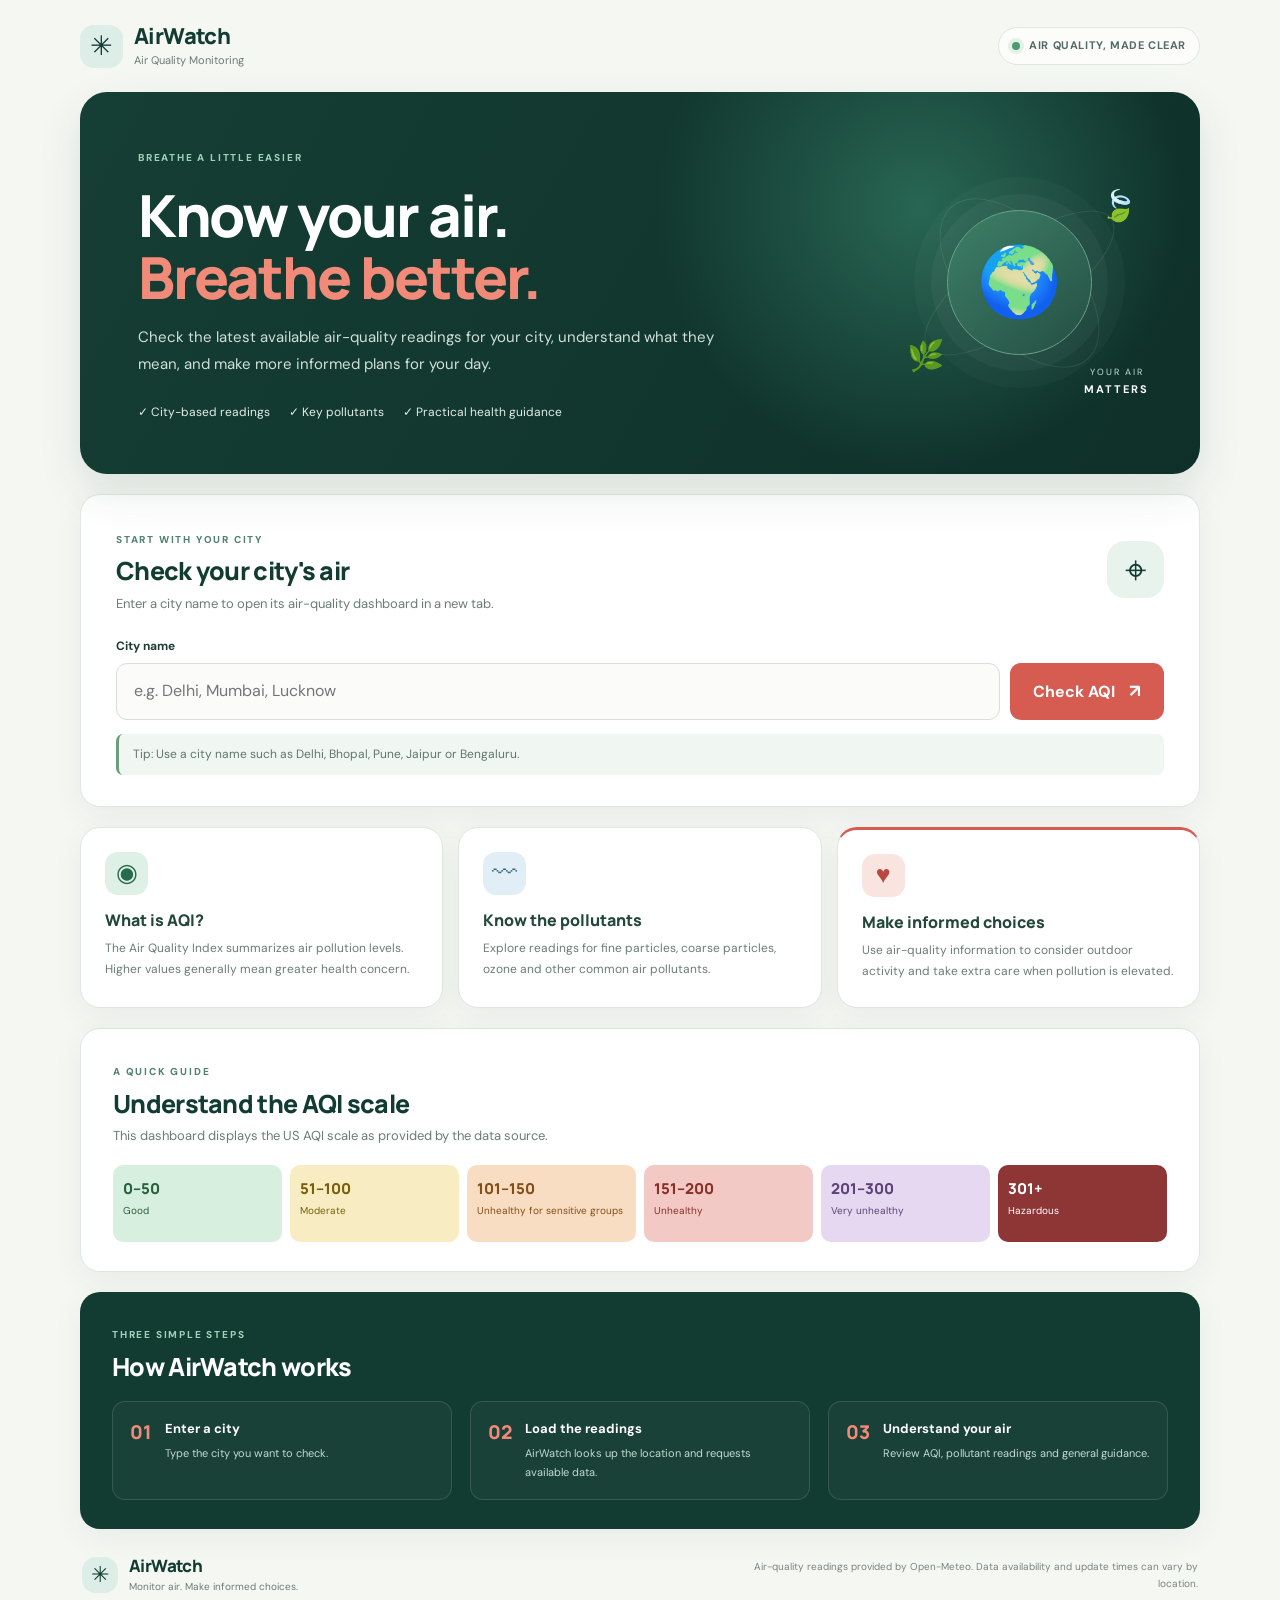
<file: index.html>
<!DOCTYPE html>
<html lang="en">
<head>
  <meta charset="UTF-8">
  <meta name="viewport" content="width=device-width, initial-scale=1.0">
  <meta name="theme-color" content="#123b32">
  <title>AirWatch | Check Your City's Air</title>
  <link rel="stylesheet" href="style.css">
</head>
<body class="home-page">
  <div class="site-shell">
    <header class="topbar">
      <a class="brand" href="index.html" aria-label="AirWatch home">
        <span class="brand-mark">✳</span>
        <span><strong>AirWatch</strong><small>Air Quality Monitoring</small></span>
      </a>
      <span class="live-pill"><span class="status-dot"></span> AIR QUALITY, MADE CLEAR</span>
    </header>

    <main>
      <section class="hero">
        <div class="hero-copy">
          <span class="eyebrow">BREATHE A LITTLE EASIER</span>
          <h1>Know your air.<br><span>Breathe better.</span></h1>
          <p>Check the latest available air-quality readings for your city, understand what they mean, and make more informed plans for your day.</p>
          <div class="hero-highlights">
            <span>✓ City-based readings</span>
            <span>✓ Key pollutants</span>
            <span>✓ Practical health guidance</span>
          </div>
        </div>
        <div class="hero-art" aria-hidden="true">
          <div class="orbit orbit-one"></div><div class="orbit orbit-two"></div>
          <div class="planet">🌍</div>
          <span class="float-leaf leaf-a">🍃</span><span class="float-leaf leaf-b">🌿</span>
          <span class="air-label">YOUR AIR<br><strong>MATTERS</strong></span>
        </div>
      </section>

      <section class="search-panel" aria-labelledby="search-title">
        <div class="search-intro">
          <div>
            <span class="eyebrow dark-eyebrow">START WITH YOUR CITY</span>
            <h2 id="search-title">Check your city's air</h2>
            <p>Enter a city name to open its air-quality dashboard in a new tab.</p>
          </div>
          <div class="pin-icon" aria-hidden="true">⌖</div>
        </div>
        <form id="cityForm" class="search-form">
          <label for="city">City name</label>
          <div class="search-controls">
            <input id="city" name="city" type="text" placeholder="e.g. Delhi, Mumbai, Lucknow" autocomplete="off" required maxlength="100">
            <button type="submit">Check AQI <span aria-hidden="true">↗</span></button>
          </div>
          <p id="error" class="form-error" role="alert"></p>
        </form>
        <div class="hint">Tip: Use a city name such as Delhi, Bhopal, Pune, Jaipur or Bengaluru.</div>
      </section>

      <section class="feature-grid" aria-label="AirWatch features">
        <article class="feature-card">
          <span class="feature-icon mint">◉</span>
          <h3>What is AQI?</h3>
          <p>The Air Quality Index summarizes air pollution levels. Higher values generally mean greater health concern.</p>
        </article>
        <article class="feature-card">
          <span class="feature-icon blue">〰</span>
          <h3>Know the pollutants</h3>
          <p>Explore readings for fine particles, coarse particles, ozone and other common air pollutants.</p>
        </article>
        <article class="feature-card feature-alert">
          <span class="feature-icon coral">♥</span>
          <h3>Make informed choices</h3>
          <p>Use air-quality information to consider outdoor activity and take extra care when pollution is elevated.</p>
        </article>
      </section>

      <section class="guide-panel">
        <div class="section-heading">
          <span class="eyebrow dark-eyebrow">A QUICK GUIDE</span>
          <h2>Understand the AQI scale</h2>
          <p>This dashboard displays the US AQI scale as provided by the data source.</p>
        </div>
        <div class="aqi-scale">
          <div class="scale-chip good"><strong>0–50</strong><span>Good</span></div>
          <div class="scale-chip moderate"><strong>51–100</strong><span>Moderate</span></div>
          <div class="scale-chip sensitive"><strong>101–150</strong><span>Unhealthy for sensitive groups</span></div>
          <div class="scale-chip unhealthy"><strong>151–200</strong><span>Unhealthy</span></div>
          <div class="scale-chip very"><strong>201–300</strong><span>Very unhealthy</span></div>
          <div class="scale-chip hazardous"><strong>301+</strong><span>Hazardous</span></div>
        </div>
      </section>

      <section class="steps-panel">
        <div class="section-heading">
          <span class="eyebrow">THREE SIMPLE STEPS</span>
          <h2>How AirWatch works</h2>
        </div>
        <div class="steps-grid">
          <article><span>01</span><div><h3>Enter a city</h3><p>Type the city you want to check.</p></div></article>
          <article><span>02</span><div><h3>Load the readings</h3><p>AirWatch looks up the location and requests available data.</p></div></article>
          <article><span>03</span><div><h3>Understand your air</h3><p>Review AQI, pollutant readings and general guidance.</p></div></article>
        </div>
      </section>
    </main>

    <footer class="footer">
      <a class="brand footer-brand" href="index.html"><span class="brand-mark">✳</span><span><strong>AirWatch</strong><small>Monitor air. Make informed choices.</small></span></a>
      <p>Air-quality readings provided by Open-Meteo. Data availability and update times can vary by location.</p>
    </footer>
  </div>
  <script>
    document.getElementById("cityForm").addEventListener("submit", function (event) {
      event.preventDefault();
      const city = document.getElementById("city").value.trim();
      const error = document.getElementById("error");
      error.textContent = "";
      if (!city) {
        error.textContent = "Please enter a city name.";
        return;
      }
      const resultUrl = "result.html?city=" + encodeURIComponent(city);
      const resultTab = window.open(resultUrl, "_blank");
      if (!resultTab) {
        error.textContent = "Your browser blocked the new tab. Please allow pop-ups for this page and try again.";
      }
    });
  </script>
</body>
</html>
</file>
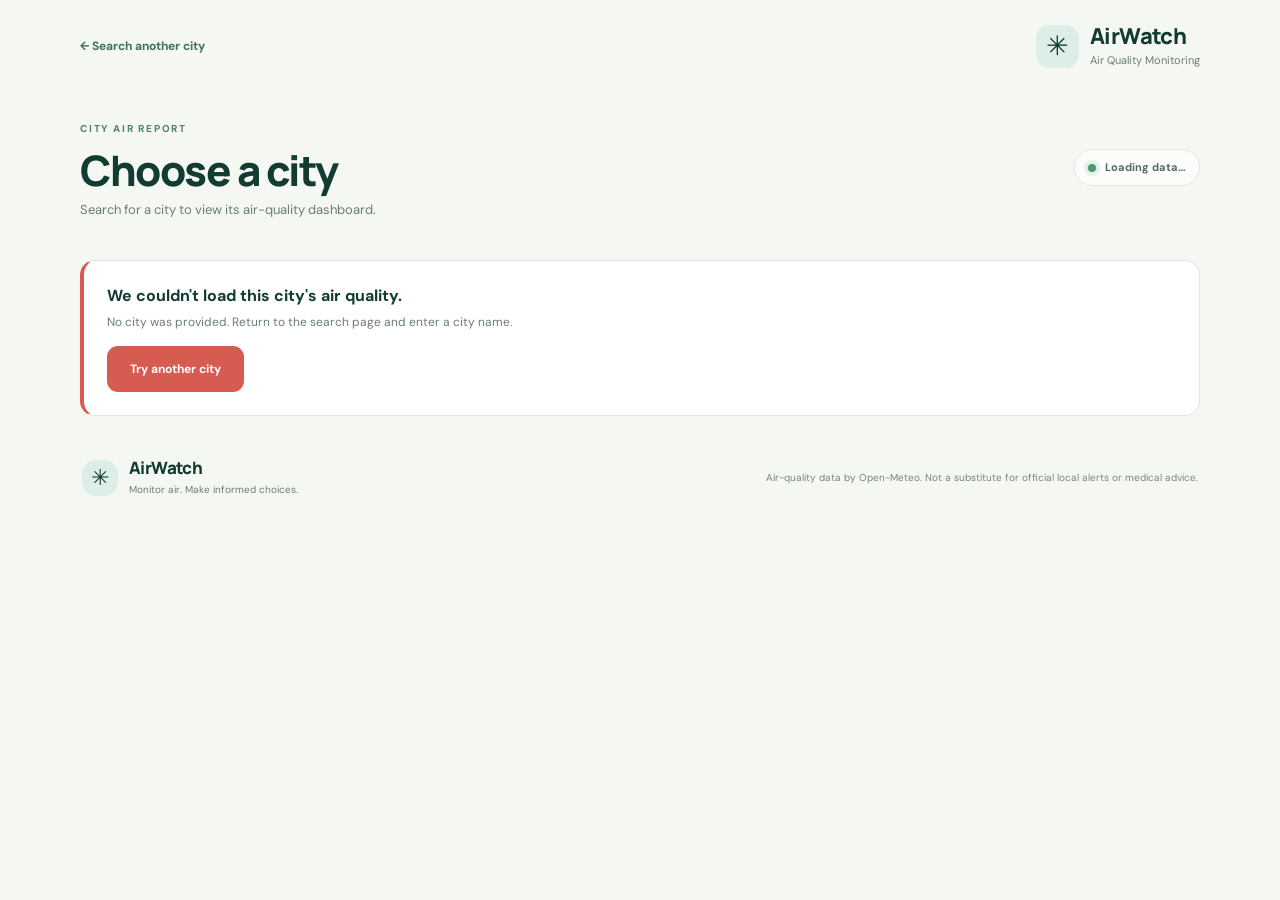
<file: result.html>
<!DOCTYPE html>
<html lang="en">
<head>
  <meta charset="UTF-8">
  <meta name="viewport" content="width=device-width, initial-scale=1.0">
  <meta name="theme-color" content="#123b32">
  <title>AirWatch | AQI Dashboard</title>
  <link rel="stylesheet" href="style.css">
</head>
<body class="dashboard-page">
  <div class="site-shell dashboard-shell">
    <header class="topbar">
      <a class="back-link" href="index.html">← Search another city</a>
      <a class="brand" href="index.html">
        <span class="brand-mark">✳</span>
        <span><strong>AirWatch</strong><small>Air Quality Monitoring</small></span>
      </a>
    </header>

    <main>
      <section class="dashboard-heading">
        <div>
          <span class="eyebrow dark-eyebrow">CITY AIR REPORT</span>
          <h1 id="cityTitle">Loading city…</h1>
          <p id="locationSubtitle">Finding location and current available readings.</p>
        </div>
        <div class="updated-badge"><span class="status-dot"></span><span id="updatedAt">Loading data…</span></div>
      </section>

      <div id="loading" class="loading-panel">
        <div class="spinner"></div>
        <div><strong>Checking air quality</strong><p>Looking up the city and requesting the latest available readings.</p></div>
      </div>
      <div id="errorPanel" class="error-panel" role="alert" hidden>
        <strong>We couldn't load this city's air quality.</strong>
        <p id="errorMessage">Check the spelling and try again.</p>
        <a class="button-link" href="index.html">Try another city</a>
      </div>

      <div id="dashboard" hidden>
        <section class="overview-grid">
          <article class="aqi-hero-card">
            <div class="aqi-card-top">
              <div><span class="eyebrow">US AIR QUALITY INDEX</span><p class="muted-light">Current available reading</p></div>
              <span class="sun-icon" aria-hidden="true">☀</span>
            </div>
            <div class="aqi-main">
              <div id="aqiRing" class="aqi-ring"><div><strong id="aqiValue">—</strong><span>AQI</span></div></div>
              <div class="aqi-summary"><span id="aqiStatus" class="status-label">—</span><h2 id="aqiHeadline">Air quality report</h2><p id="aqiDescription">Readings and guidance will appear here.</p></div>
            </div>
            <div class="aqi-card-foot"><span>●</span> AQI categories use the US AQI scale.</div>
          </article>

          <article class="advice-card">
            <span class="eyebrow dark-eyebrow">HEALTH GUIDANCE</span>
            <div class="advice-symbol" aria-hidden="true">♥</div>
            <h2 id="healthTitle">Everyday guidance</h2>
            <p id="healthMessage">Use the current AQI as one factor when planning outdoor activities.</p>
            <p class="advice-note">General information only; follow local public-health advice, especially during pollution events.</p>
          </article>
        </section>

        <section class="dashboard-section">
          <div class="section-heading">
            <span class="eyebrow dark-eyebrow">WHAT'S IN THE AIR?</span>
            <h2>Pollutant readings</h2>
            <p>Concentrations are shown in micrograms per cubic metre (µg/m³), where available.</p>
          </div>
          <div class="pollutant-grid">
            <article class="pollutant-card"><span class="pollutant-symbol">PM</span><div><h3>PM2.5</h3><p>Fine particles</p></div><strong id="pm25">—</strong><small>µg/m³</small></article>
            <article class="pollutant-card"><span class="pollutant-symbol">PM</span><div><h3>PM10</h3><p>Coarse particles</p></div><strong id="pm10">—</strong><small>µg/m³</small></article>
            <article class="pollutant-card"><span class="pollutant-symbol">O₃</span><div><h3>Ozone</h3><p>Ground-level ozone</p></div><strong id="o3">—</strong><small>µg/m³</small></article>
            <article class="pollutant-card"><span class="pollutant-symbol">NO₂</span><div><h3>Nitrogen dioxide</h3><p>Combustion-related gas</p></div><strong id="no2">—</strong><small>µg/m³</small></article>
            <article class="pollutant-card"><span class="pollutant-symbol">SO₂</span><div><h3>Sulphur dioxide</h3><p>Often linked to fuel burning</p></div><strong id="so2">—</strong><small>µg/m³</small></article>
            <article class="pollutant-card"><span class="pollutant-symbol">CO</span><div><h3>Carbon monoxide</h3><p>Combustion-related gas</p></div><strong id="co">—</strong><small>µg/m³</small></article>
          </div>
        </section>

        <section class="dashboard-section">
          <div class="section-heading">
            <span class="eyebrow dark-eyebrow">AQI REFERENCE</span>
            <h2>What does the number mean?</h2>
            <p>These are US AQI categories. Local authorities may use a different index or category thresholds.</p>
          </div>
          <div class="aqi-scale">
            <div class="scale-chip good"><strong>0–50</strong><span>Good</span></div>
            <div class="scale-chip moderate"><strong>51–100</strong><span>Moderate</span></div>
            <div class="scale-chip sensitive"><strong>101–150</strong><span>Unhealthy for sensitive groups</span></div>
            <div class="scale-chip unhealthy"><strong>151–200</strong><span>Unhealthy</span></div>
            <div class="scale-chip very"><strong>201–300</strong><span>Very unhealthy</span></div>
            <div class="scale-chip hazardous"><strong>301+</strong><span>Hazardous</span></div>
          </div>
        </section>
        <p class="data-disclaimer">Data note: readings are modelled/forecast data supplied by Open-Meteo and may not match a nearby government monitoring station. Some pollutants may be unavailable for a location or hour.</p>
      </div>
    </main>

    <footer class="footer">
      <a class="brand footer-brand" href="index.html"><span class="brand-mark">✳</span><span><strong>AirWatch</strong><small>Monitor air. Make informed choices.</small></span></a>
      <p>Air-quality data by Open-Meteo. Not a substitute for official local alerts or medical advice.</p>
    </footer>
  </div>
  <script src="script.js"></script>
</body>
</html>
</file>
<file: style.css>
@import url('https://fonts.googleapis.com/css2?family=DM+Sans:wght@400;500;600;700&family=Manrope:wght@400;500;600;700;800&display=swap');

:root {
  --forest: #123b32;
  --forest-2: #1b5144;
  --mint: #dceee7;
  --paper: #f5f7f3;
  --ink: #203b34;
  --muted: #6c7c75;
  --coral: #d65b50;
  --line: #dfe7e1;
  --white: #fff;
}
* { box-sizing: border-box; margin: 0; padding: 0; }
body { min-height: 100vh; font-family: 'DM Sans', Arial, sans-serif; background: var(--paper); color: var(--ink); line-height: 1.55; }
a { color: inherit; text-decoration: none; }
button, input { font: inherit; }
.site-shell { width: min(1120px, calc(100% - 40px)); margin: 0 auto; }
.topbar { min-height: 92px; display: flex; align-items: center; justify-content: space-between; gap: 20px; }
.brand { display: inline-flex; align-items: center; gap: 11px; }
.brand-mark { display: grid; place-items: center; width: 43px; height: 43px; border-radius: 14px; background: #dceee7; color: var(--forest); font-size: 27px; }
.brand strong { display: block; font: 800 22px/1.2 'Manrope', sans-serif; letter-spacing: -.6px; color: var(--forest); }
.brand small { display: block; color: var(--muted); font-size: 11px; margin-top: 3px; }
.live-pill, .updated-badge { display: inline-flex; align-items: center; gap: 9px; border: 1px solid var(--line); border-radius: 100px; padding: 9px 13px; color: #536b62; font-size: 11px; font-weight: 700; letter-spacing: .6px; background: rgba(255,255,255,.7); }
.status-dot { width: 8px; height: 8px; display: inline-block; background: #4d9a71; border-radius: 50%; box-shadow: 0 0 0 4px #e2f2e7; }
.hero { position: relative; display: flex; align-items: center; justify-content: space-between; gap: 25px; overflow: hidden; min-height: 350px; padding: 52px 58px; border-radius: 27px; background: radial-gradient(circle at 75% 30%, #286653 0, transparent 30%), linear-gradient(120deg, #153e34, #0e3029); color: white; box-shadow: 0 18px 45px #123b321c; }
.hero-copy { max-width: 650px; position: relative; z-index: 2; }
.eyebrow { color: #9dd1b8; font-size: 10px; font-weight: 800; letter-spacing: 1.8px; }
.dark-eyebrow { color: #52836c; }
.hero h1 { font: 800 clamp(38px, 5vw, 58px)/1.08 'Manrope', sans-serif; letter-spacing: -2px; margin: 15px 0; }
.hero h1 span { color: #f18a79; }
.hero-copy > p { max-width: 580px; color: #d0e0d8; font-size: 15px; line-height: 1.8; }
.hero-highlights { display: flex; flex-wrap: wrap; gap: 10px 19px; margin-top: 25px; color: #e2eee8; font-size: 12px; }
.hero-art { flex: 0 0 245px; height: 240px; position: relative; display: grid; place-items: center; }
.planet { position: relative; z-index: 2; display: grid; place-items: center; width: 145px; height: 145px; border-radius: 50%; background: linear-gradient(140deg, #3e8068, #244f43); border: 1px solid #6da18a; font-size: 68px; box-shadow: 0 0 0 16px #ffffff09, 0 0 0 33px #ffffff06; }
.orbit { position: absolute; width: 225px; height: 80px; border: 1px solid #a4cdb522; border-radius: 50%; transform: rotate(-35deg); }
.orbit-two { transform: rotate(48deg); width: 205px; height: 110px; }
.float-leaf { position: absolute; z-index: 3; font-size: 30px; }
.leaf-a { right: 5px; top: 20px; }.leaf-b { left: 10px; bottom: 23px; }
.air-label { position: absolute; right: -7px; bottom: 4px; color: #c2e0d0; font-size: 9px; letter-spacing: 2px; text-align: center; line-height: 1.7; }
.air-label strong { color: #fff; font-size: 11px; }
.search-panel, .feature-card, .guide-panel, .steps-panel, .dashboard-section, .advice-card { background: white; border: 1px solid var(--line); border-radius: 20px; box-shadow: 0 9px 30px #183f3210; }
.search-panel { padding: 31px 35px; margin-top: 20px; }
.search-intro { display: flex; align-items: center; justify-content: space-between; gap: 15px; margin-bottom: 23px; }
.search-intro h2, .section-heading h2 { font: 800 25px/1.25 'Manrope', sans-serif; letter-spacing: -.7px; margin: 5px 0 7px; color: var(--forest); }
.search-intro p, .section-heading p { color: var(--muted); font-size: 13px; }
.pin-icon { width: 57px; height: 57px; flex: 0 0 57px; border-radius: 18px; display: grid; place-items: center; background: #e8f3ed; color: var(--forest); font-size: 38px; }
.search-form label { display: block; font-weight: 700; font-size: 12px; margin-bottom: 8px; }
.search-controls { display: flex; gap: 10px; }
.search-controls input { min-width: 0; flex: 1; padding: 15px 17px; border: 1px solid #d5e0d9; border-radius: 11px; background: #fbfcfa; color: var(--ink); outline: none; }
.search-controls input:focus { border-color: #4e9073; box-shadow: 0 0 0 3px #4e90731b; }
.search-controls button, .button-link { border: 0; border-radius: 11px; background: var(--coral); color: white; padding: 14px 23px; font-weight: 700; cursor: pointer; transition: .2s; }
.search-controls button:hover, .button-link:hover { background: #b84840; transform: translateY(-1px); }
.search-controls button span { margin-left: 10px; font-size: 18px; }
.form-error { color: #b53f37; font-size: 12px; margin-top: 8px; }
.hint { background: #f0f6f2; color: #60766b; border-left: 3px solid #6b9d7d; border-radius: 7px; padding: 11px 14px; margin-top: 14px; font-size: 12px; }
.feature-grid { display: grid; grid-template-columns: repeat(3, 1fr); gap: 15px; margin-top: 20px; }
.feature-card { padding: 24px; }
.feature-icon { display: grid; place-items: center; width: 43px; height: 43px; border-radius: 13px; font-size: 25px; }
.mint { background: #dff0e6; color: #286a4c; }.blue { background: #e2eef5; color: #386b8a; }.coral { background: #f9e4e0; color: #b84840; }
.feature-card h3 { margin: 14px 0 7px; color: #23483b; font: 800 16px 'Manrope', sans-serif; }
.feature-card p { color: var(--muted); font-size: 12px; line-height: 1.8; }
.feature-alert { border-top: 3px solid #d65b50; }
.guide-panel, .steps-panel { padding: 29px 32px; margin-top: 20px; }
.section-heading { margin-bottom: 19px; }
.aqi-scale { display: grid; grid-template-columns: repeat(6, 1fr); gap: 8px; }
.scale-chip { display: flex; flex-direction: column; gap: 5px; min-height: 77px; padding: 13px 10px; border-radius: 10px; }
.scale-chip strong { font: 800 15px 'Manrope', sans-serif; }.scale-chip span { font-size: 10px; line-height: 1.4; }
.good { background: #d7efdf; color: #28613d; }.moderate { background: #f8edc2; color: #775f0d; }.sensitive { background: #f8ddc2; color: #854d18; }.unhealthy { background: #f3c9c5; color: #8a3029; }.very { background: #e5d8f0; color: #5e4379; }.hazardous { background: #8e3535; color: white; }
.steps-panel { background: var(--forest); color: white; border: 0; }
.steps-panel .eyebrow { color: #9dd1b8; }.steps-panel .section-heading h2 { color: white; }
.steps-grid { display: grid; grid-template-columns: repeat(3, 1fr); gap: 18px; }
.steps-grid article { display: flex; gap: 13px; align-items: flex-start; padding: 17px; border: 1px solid #ffffff20; border-radius: 13px; background: #ffffff08; }
.steps-grid article > span { color: #f18a79; font: 800 19px 'Manrope', sans-serif; }
.steps-grid h3 { font-size: 13px; margin-bottom: 5px; }.steps-grid p { color: #c4d9cf; font-size: 11px; line-height: 1.7; }
.footer { display: flex; align-items: center; justify-content: space-between; gap: 25px; padding: 27px 2px 35px; }
.footer-brand .brand-mark { width: 36px; height: 36px; font-size: 22px; }.footer-brand strong { font-size: 17px; }.footer-brand small { font-size: 10px; }
.footer > p { max-width: 480px; color: #77857e; text-align: right; font-size: 10px; line-height: 1.7; }
.back-link { color: #3f725c; font-weight: 700; font-size: 12px; }.back-link:hover { text-decoration: underline; }

/* Dashboard */
.dashboard-shell { width: min(1120px, calc(100% - 40px)); }
.dashboard-heading { display: flex; align-items: center; justify-content: space-between; gap: 20px; padding: 23px 0 25px; }
.dashboard-heading h1 { color: var(--forest); font: 800 clamp(30px, 4vw, 42px)/1.2 'Manrope', sans-serif; letter-spacing: -1.3px; margin: 5px 0; }
.dashboard-heading p { color: var(--muted); font-size: 13px; }
.updated-badge { white-space: nowrap; letter-spacing: 0; text-transform: none; }
.overview-grid { display: grid; grid-template-columns: 1.35fr .85fr; gap: 18px; }
.aqi-hero-card { color: white; border-radius: 22px; padding: 28px; background: radial-gradient(circle at 80% 15%, #34765e, transparent 32%), linear-gradient(130deg, #194b3b, #10342d); box-shadow: 0 16px 38px #123b321c; }
.aqi-card-top { display: flex; justify-content: space-between; align-items: flex-start; gap: 15px; }.aqi-card-top .eyebrow { color: #a9d8bf; }.muted-light { color: #c5ddd1; font-size: 11px; margin-top: 5px; }
.sun-icon { display: grid; place-items: center; width: 42px; height: 42px; border-radius: 14px; background: #ffffff16; color: #ffd18b; font-size: 24px; }
.aqi-main { display: flex; align-items: center; gap: 25px; padding: 25px 0 19px; }
.aqi-ring { width: 160px; height: 160px; flex: 0 0 160px; border-radius: 50%; display: grid; place-items: center; background: conic-gradient(#bfe8c9 0 75%, #ffffff20 75% 100%); position: relative; }
.aqi-ring::before { content: ""; position: absolute; inset: 8px; border-radius: 50%; background: #194536; }
.aqi-ring > div { z-index: 1; display: flex; flex-direction: column; align-items: center; }.aqi-ring strong { font: 800 47px/1 'Manrope', sans-serif; }.aqi-ring span { font-size: 11px; color: #c5ddd1; margin-top: 5px; letter-spacing: 1px; }
.aqi-summary { flex: 1; }.status-label { display: inline-block; padding: 5px 9px; border-radius: 100px; background: #ffffff17; color: #d5eadc; font-size: 10px; font-weight: 800; text-transform: uppercase; letter-spacing: .8px; }.aqi-summary h2 { font: 800 21px/1.3 'Manrope', sans-serif; margin: 11px 0 7px; }.aqi-summary p { color: #c5ddd1; font-size: 12px; line-height: 1.8; }
.aqi-card-foot { border-top: 1px solid #ffffff20; padding-top: 13px; color: #c5ddd1; font-size: 10px; }.aqi-card-foot span { color: #9ed5b3; margin-right: 6px; }
.advice-card { padding: 25px; position: relative; overflow: hidden; }.advice-card .eyebrow { display: block; }.advice-symbol { display: grid; place-items: center; width: 45px; height: 45px; border-radius: 14px; margin-top: 21px; background: #f9e5e1; color: #c45046; font-size: 25px; }.advice-card h2 { font: 800 19px 'Manrope', sans-serif; color: var(--forest); margin: 14px 0 8px; }.advice-card p { color: var(--muted); font-size: 12px; line-height: 1.8; }.advice-card .advice-note { border-top: 1px solid var(--line); margin-top: 15px; padding-top: 13px; font-size: 10px; }
.dashboard-section { padding: 28px; margin-top: 19px; }.dashboard-section .section-heading h2 { margin-top: 6px; }.pollutant-grid { display: grid; grid-template-columns: repeat(3, 1fr); gap: 12px; }.pollutant-card { display: grid; grid-template-columns: 42px 1fr auto; grid-template-rows: auto auto; align-items: center; gap: 2px 11px; padding: 17px; border: 1px solid #e3ebe5; border-radius: 14px; background: #f9fbf8; }.pollutant-symbol { grid-row: 1 / span 2; display: grid; place-items: center; width: 40px; height: 40px; border-radius: 12px; background: #e2f0e8; color: #2c6c50; font-size: 12px; font-weight: 800; }.pollutant-card h3 { color: #284b3d; font-size: 13px; }.pollutant-card p { color: #7a8981; font-size: 10px; }.pollutant-card > strong { grid-column: 3; grid-row: 1; color: var(--forest); font: 800 19px 'Manrope', sans-serif; text-align: right; }.pollutant-card > small { grid-column: 3; grid-row: 2; color: #7a8981; font-size: 9px; text-align: right; }
.data-disclaimer { color: #7a8981; font-size: 10px; line-height: 1.7; padding: 15px 3px 0; }
.loading-panel, .error-panel { display: flex; align-items: center; gap: 16px; margin: 15px 0; padding: 23px; background: white; border: 1px solid var(--line); border-radius: 15px; }.loading-panel strong, .error-panel strong { color: var(--forest); }.loading-panel p, .error-panel p { color: var(--muted); font-size: 12px; margin-top: 4px; }.spinner { width: 28px; height: 28px; flex: 0 0 28px; border: 3px solid #dce8df; border-top-color: var(--coral); border-radius: 50%; animation: spin .8s linear infinite; }@keyframes spin { to { transform: rotate(360deg); } }
.error-panel { display: block; border-left: 4px solid var(--coral); }.button-link { display: inline-block; margin-top: 14px; font-size: 12px; }
[hidden] { display: none !important; }

@media (max-width: 900px) {
  .hero { padding: 42px 35px; }.hero-art { flex-basis: 200px; transform: scale(.88); }
  .aqi-scale { grid-template-columns: repeat(3, 1fr); }
  .overview-grid { grid-template-columns: 1fr; }
  .advice-card { display: grid; grid-template-columns: 55px 1fr; column-gap: 14px; }.advice-card .eyebrow { grid-column: 1 / -1; }.advice-symbol { grid-row: 2 / span 2; margin-top: 15px; }.advice-card h2 { margin-top: 15px; }.advice-card p { grid-column: 2; }.advice-card .advice-note { grid-column: 1 / -1; }
}
@media (max-width: 650px) {
  .site-shell, .dashboard-shell { width: min(100% - 24px, 540px); }
  .topbar { min-height: 75px; }.brand-mark { width: 38px; height: 38px; }.brand strong { font-size: 19px; }.brand small { font-size: 10px; }.live-pill { font-size: 9px; padding: 8px; }
  .hero { min-height: auto; padding: 34px 24px 25px; border-radius: 20px; }.hero h1 { font-size: clamp(36px, 9vw, 48px); letter-spacing: -1.5px; }.hero-copy > p { font-size: 13px; }.hero-highlights { flex-direction: column; gap: 8px; }.hero-art { align-self: center; height: 175px; margin-top: 5px; transform: scale(.76); margin-bottom: -20px; }
  .search-panel { padding: 24px 19px; border-radius: 17px; }.search-intro h2, .section-heading h2 { font-size: 22px; }.search-intro p { font-size: 12px; }.pin-icon { display: none; }.search-controls { flex-direction: column; }.search-controls button { width: 100%; }
  .feature-grid { grid-template-columns: 1fr; gap: 11px; }.feature-card { padding: 20px; }.feature-card p { font-size: 12px; }
  .guide-panel, .steps-panel { padding: 23px 19px; }.aqi-scale { grid-template-columns: repeat(2, 1fr); }.scale-chip { min-height: 66px; }.steps-grid { grid-template-columns: 1fr; gap: 10px; }
  .footer { align-items: flex-start; flex-direction: column; gap: 13px; }.footer > p { text-align: left; }
  .dashboard-heading { align-items: flex-start; flex-direction: column; padding: 19px 0; gap: 10px; }.dashboard-heading h1 { font-size: 33px; }.updated-badge { white-space: normal; }
  .aqi-hero-card { padding: 22px 18px; }.aqi-main { flex-direction: column; align-items: flex-start; gap: 19px; }.aqi-ring { width: 140px; height: 140px; flex-basis: 140px; align-self: center; }.aqi-ring strong { font-size: 41px; }.aqi-summary h2 { font-size: 20px; }
  .dashboard-section { padding: 23px 17px; }.pollutant-grid { grid-template-columns: 1fr; }.pollutant-card { padding: 15px; }
  .advice-card { padding: 22px 18px; }
}
@media (max-width: 370px) {
  .live-pill { max-width: 135px; text-align: center; line-height: 1.4; }
  .aqi-scale { grid-template-columns: 1fr; }
  .search-intro h2 { font-size: 20px; }
}
</file>
